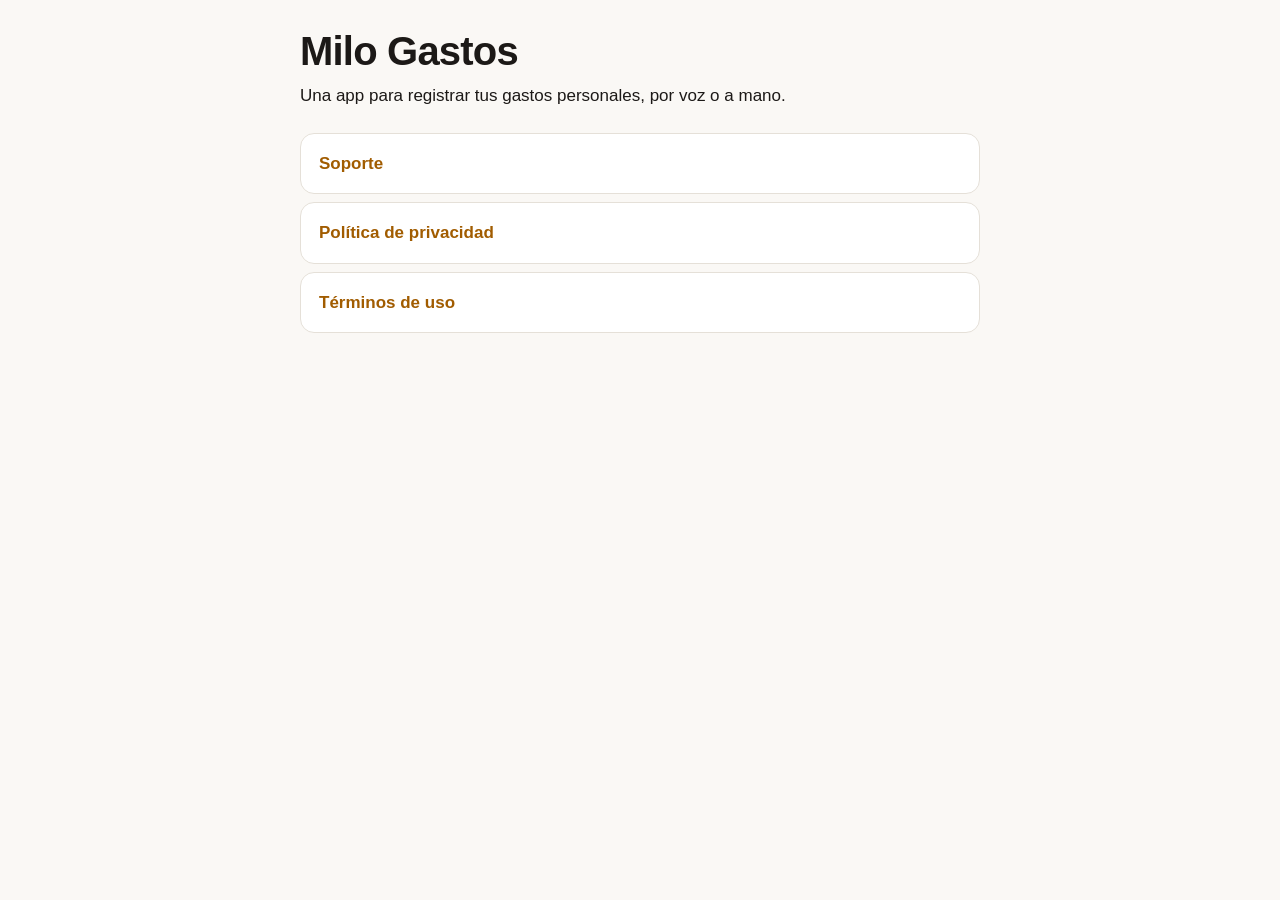
<file: index.html>
<!doctype html>
<html lang="es">
<head>
  <meta charset="utf-8">
  <meta name="viewport" content="width=device-width, initial-scale=1">
  <title>Milo Gastos</title>
  <meta name="description" content="Información legal y soporte de la app Milo Gastos.">
  <link rel="stylesheet" href="estilos.css">
</head>
<body>
  <main>
    <h1>Milo Gastos</h1>
    <p>Una app para registrar tus gastos personales, por voz o a mano.</p>
    <ul class="opciones">
      <li><a href="soporte/">Soporte</a></li>
      <li><a href="privacidad/">Política de privacidad</a></li>
      <li><a href="https://www.apple.com/legal/internet-services/itunes/dev/stdeula/">Términos de uso</a></li>
    </ul>
  </main>
</body>
</html>
</file>
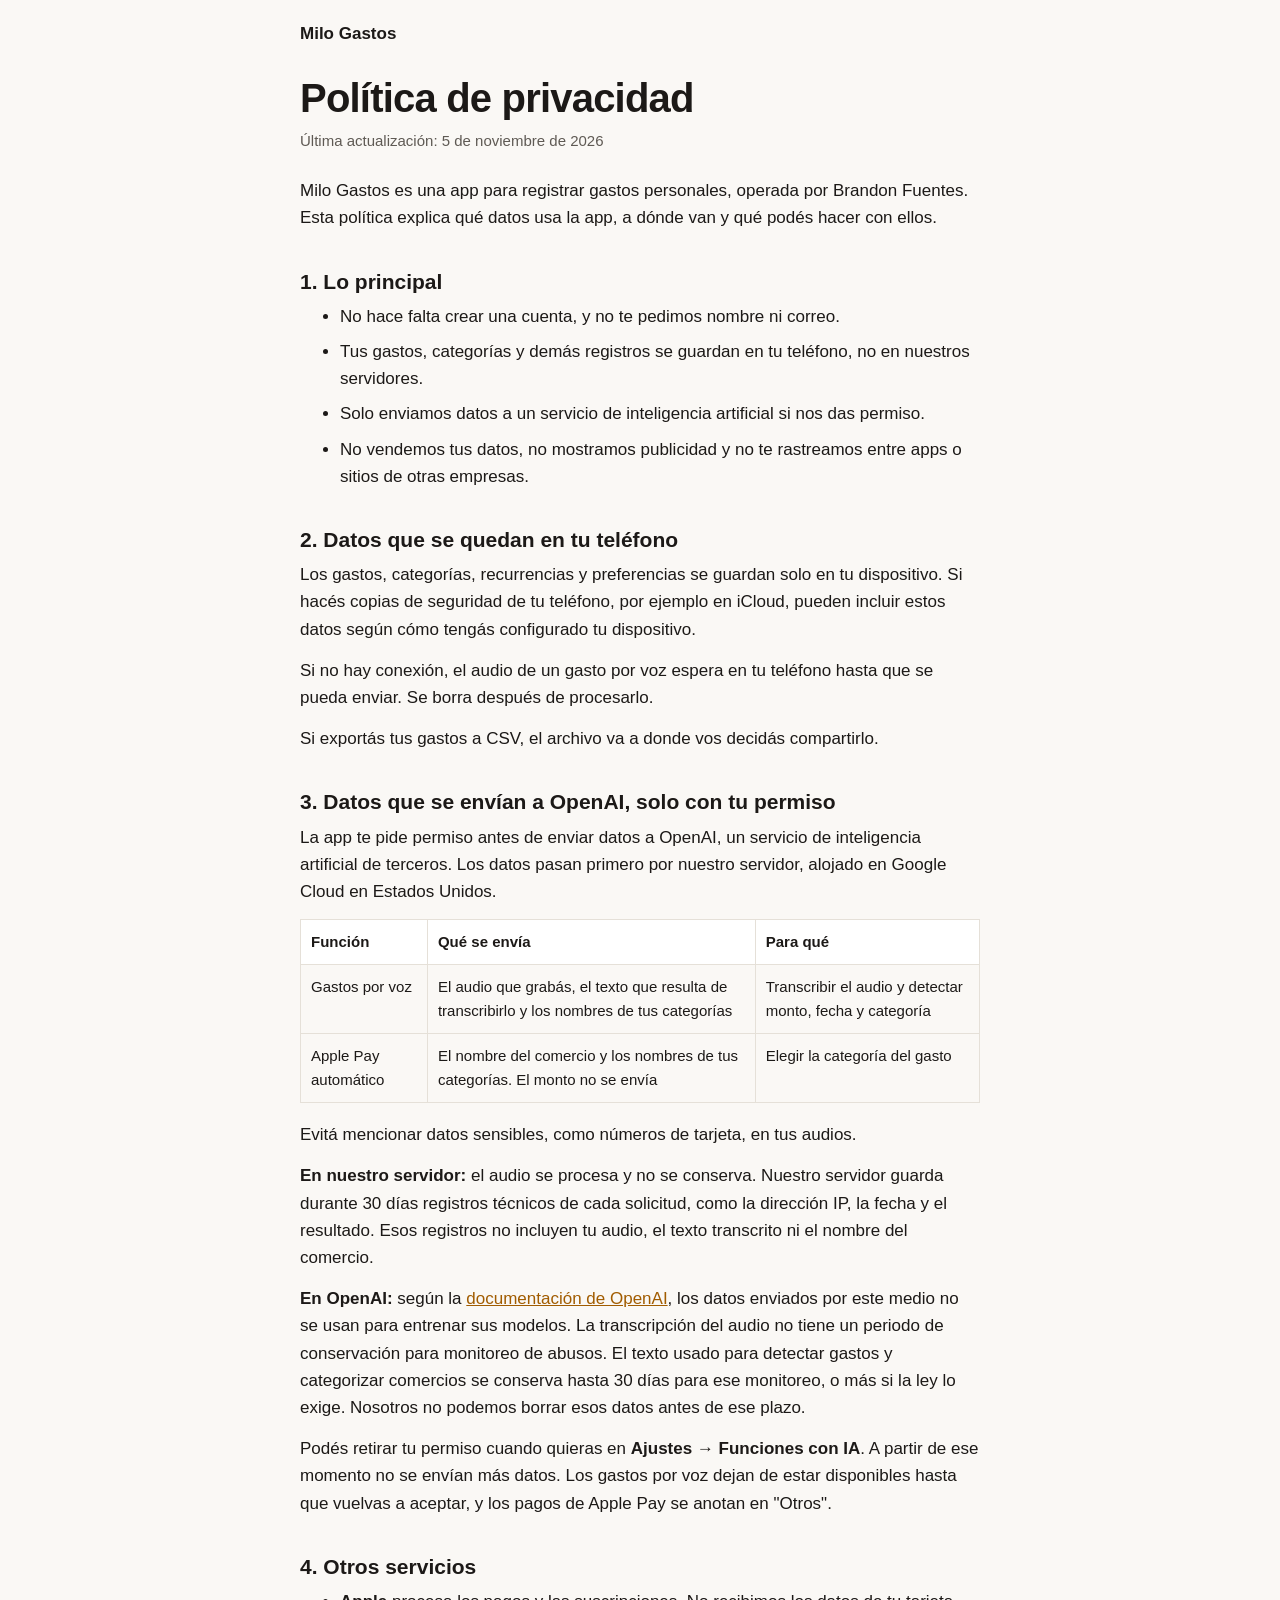
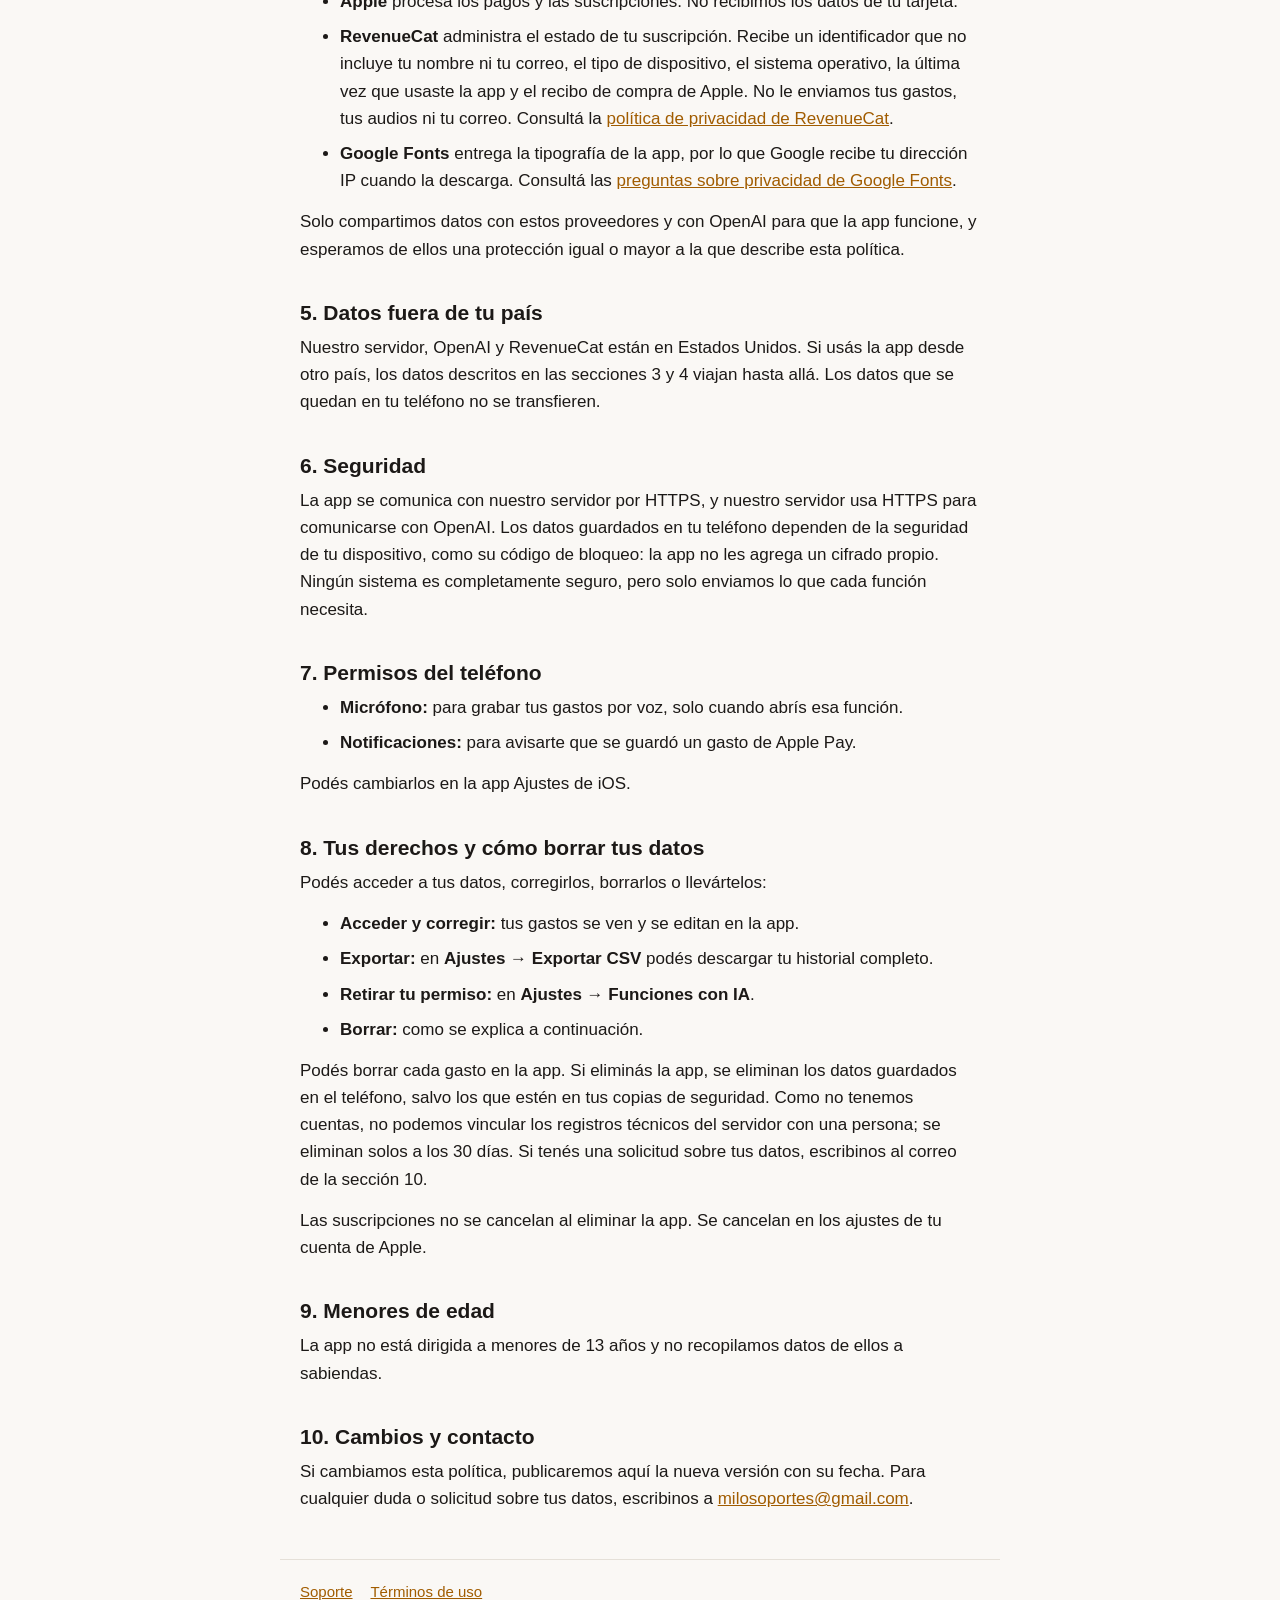
<file: privacidad/index.html>
<!doctype html>
<html lang="es">
<head>
  <meta charset="utf-8">
  <meta name="viewport" content="width=device-width, initial-scale=1">
  <title>Política de privacidad | Milo Gastos</title>
  <meta name="description" content="Qué datos usa la app Milo Gastos, a dónde van y qué podés hacer con ellos.">
  <link rel="stylesheet" href="../estilos.css">
</head>
<body>
  <nav><a href="../">Milo Gastos</a></nav>
  <main>
    <h1>Política de privacidad</h1>
    <p class="fecha">Última actualización: 5 de noviembre de 2026</p>

    <p>Milo Gastos es una app para registrar gastos personales, operada por Brandon Fuentes. Esta política explica qué datos usa la app, a dónde van y qué podés hacer con ellos.</p>

    <h2>1. Lo principal</h2>
    <ul>
      <li>No hace falta crear una cuenta, y no te pedimos nombre ni correo.</li>
      <li>Tus gastos, categorías y demás registros se guardan en tu teléfono, no en nuestros servidores.</li>
      <li>Solo enviamos datos a un servicio de inteligencia artificial si nos das permiso.</li>
      <li>No vendemos tus datos, no mostramos publicidad y no te rastreamos entre apps o sitios de otras empresas.</li>
    </ul>

    <h2>2. Datos que se quedan en tu teléfono</h2>
    <p>Los gastos, categorías, recurrencias y preferencias se guardan solo en tu dispositivo. Si hacés copias de seguridad de tu teléfono, por ejemplo en iCloud, pueden incluir estos datos según cómo tengás configurado tu dispositivo.</p>
    <p>Si no hay conexión, el audio de un gasto por voz espera en tu teléfono hasta que se pueda enviar. Se borra después de procesarlo.</p>
    <p>Si exportás tus gastos a CSV, el archivo va a donde vos decidás compartirlo.</p>

    <h2>3. Datos que se envían a OpenAI, solo con tu permiso</h2>
    <p>La app te pide permiso antes de enviar datos a OpenAI, un servicio de inteligencia artificial de terceros. Los datos pasan primero por nuestro servidor, alojado en Google Cloud en Estados Unidos.</p>
    <table>
      <thead>
        <tr><th>Función</th><th>Qué se envía</th><th>Para qué</th></tr>
      </thead>
      <tbody>
        <tr>
          <td data-etiqueta="Función">Gastos por voz</td>
          <td data-etiqueta="Qué se envía">El audio que grabás, el texto que resulta de transcribirlo y los nombres de tus categorías</td>
          <td data-etiqueta="Para qué">Transcribir el audio y detectar monto, fecha y categoría</td>
        </tr>
        <tr>
          <td data-etiqueta="Función">Apple Pay automático</td>
          <td data-etiqueta="Qué se envía">El nombre del comercio y los nombres de tus categorías. El monto no se envía</td>
          <td data-etiqueta="Para qué">Elegir la categoría del gasto</td>
        </tr>
      </tbody>
    </table>
    <p>Evitá mencionar datos sensibles, como números de tarjeta, en tus audios.</p>
    <p><strong>En nuestro servidor:</strong> el audio se procesa y no se conserva. Nuestro servidor guarda durante 30 días registros técnicos de cada solicitud, como la dirección IP, la fecha y el resultado. Esos registros no incluyen tu audio, el texto transcrito ni el nombre del comercio.</p>
    <p><strong>En OpenAI:</strong> según la <a href="https://developers.openai.com/api/docs/guides/your-data">documentación de OpenAI</a>, los datos enviados por este medio no se usan para entrenar sus modelos. La transcripción del audio no tiene un periodo de conservación para monitoreo de abusos. El texto usado para detectar gastos y categorizar comercios se conserva hasta 30 días para ese monitoreo, o más si la ley lo exige. Nosotros no podemos borrar esos datos antes de ese plazo.</p>
    <p>Podés retirar tu permiso cuando quieras en <strong>Ajustes → Funciones con IA</strong>. A partir de ese momento no se envían más datos. Los gastos por voz dejan de estar disponibles hasta que vuelvas a aceptar, y los pagos de Apple Pay se anotan en "Otros".</p>

    <h2>4. Otros servicios</h2>
    <ul>
      <li><strong>Apple</strong> procesa los pagos y las suscripciones. No recibimos los datos de tu tarjeta.</li>
      <li><strong>RevenueCat</strong> administra el estado de tu suscripción. Recibe un identificador que no incluye tu nombre ni tu correo, el tipo de dispositivo, el sistema operativo, la última vez que usaste la app y el recibo de compra de Apple. No le enviamos tus gastos, tus audios ni tu correo. Consultá la <a href="https://www.revenuecat.com/privacy/">política de privacidad de RevenueCat</a>.</li>
      <li><strong>Google Fonts</strong> entrega la tipografía de la app, por lo que Google recibe tu dirección IP cuando la descarga. Consultá las <a href="https://developers.google.com/fonts/faq/privacy">preguntas sobre privacidad de Google Fonts</a>.</li>
    </ul>
    <p>Solo compartimos datos con estos proveedores y con OpenAI para que la app funcione, y esperamos de ellos una protección igual o mayor a la que describe esta política.</p>

    <h2>5. Datos fuera de tu país</h2>
    <p>Nuestro servidor, OpenAI y RevenueCat están en Estados Unidos. Si usás la app desde otro país, los datos descritos en las secciones 3 y 4 viajan hasta allá. Los datos que se quedan en tu teléfono no se transfieren.</p>

    <h2>6. Seguridad</h2>
    <p>La app se comunica con nuestro servidor por HTTPS, y nuestro servidor usa HTTPS para comunicarse con OpenAI. Los datos guardados en tu teléfono dependen de la seguridad de tu dispositivo, como su código de bloqueo: la app no les agrega un cifrado propio. Ningún sistema es completamente seguro, pero solo enviamos lo que cada función necesita.</p>

    <h2>7. Permisos del teléfono</h2>
    <ul>
      <li><strong>Micrófono:</strong> para grabar tus gastos por voz, solo cuando abrís esa función.</li>
      <li><strong>Notificaciones:</strong> para avisarte que se guardó un gasto de Apple Pay.</li>
    </ul>
    <p>Podés cambiarlos en la app Ajustes de iOS.</p>

    <h2>8. Tus derechos y cómo borrar tus datos</h2>
    <p>Podés acceder a tus datos, corregirlos, borrarlos o llevártelos:</p>
    <ul>
      <li><strong>Acceder y corregir:</strong> tus gastos se ven y se editan en la app.</li>
      <li><strong>Exportar:</strong> en <strong>Ajustes → Exportar CSV</strong> podés descargar tu historial completo.</li>
      <li><strong>Retirar tu permiso:</strong> en <strong>Ajustes → Funciones con IA</strong>.</li>
      <li><strong>Borrar:</strong> como se explica a continuación.</li>
    </ul>
    <p>Podés borrar cada gasto en la app. Si eliminás la app, se eliminan los datos guardados en el teléfono, salvo los que estén en tus copias de seguridad. Como no tenemos cuentas, no podemos vincular los registros técnicos del servidor con una persona; se eliminan solos a los 30 días. Si tenés una solicitud sobre tus datos, escribinos al correo de la sección 10.</p>
    <p>Las suscripciones no se cancelan al eliminar la app. Se cancelan en los ajustes de tu cuenta de Apple.</p>

    <h2>9. Menores de edad</h2>
    <p>La app no está dirigida a menores de 13 años y no recopilamos datos de ellos a sabiendas.</p>

    <h2>10. Cambios y contacto</h2>
    <p>Si cambiamos esta política, publicaremos aquí la nueva versión con su fecha. Para cualquier duda o solicitud sobre tus datos, escribinos a <a href="mailto:milosoportes@gmail.com">milosoportes@gmail.com</a>.</p>
  </main>
  <footer>
    <a href="../soporte/">Soporte</a>
    <a href="https://www.apple.com/legal/internet-services/itunes/dev/stdeula/">Términos de uso</a>
  </footer>
</body>
</html>
</file>
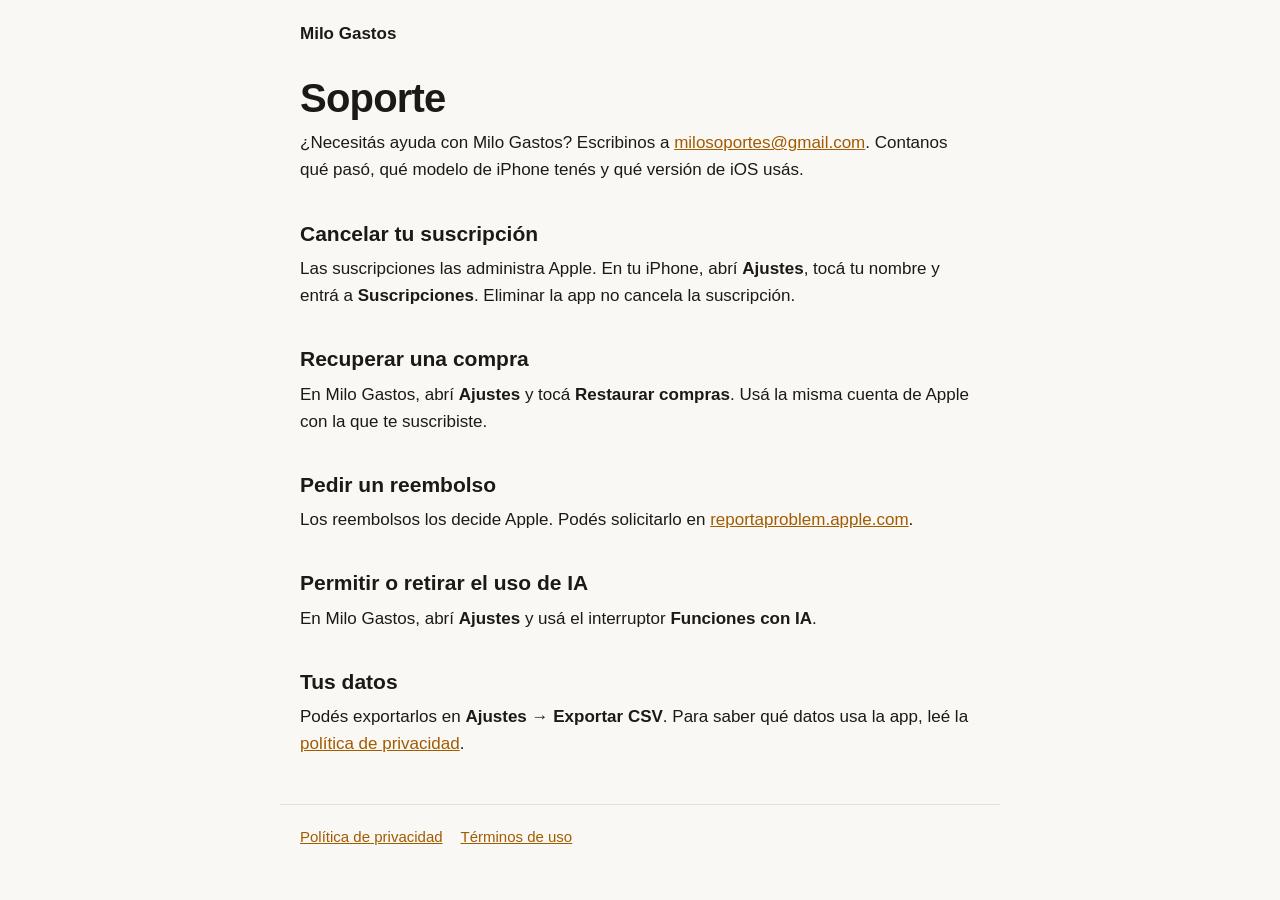
<file: soporte/index.html>
<!doctype html>
<html lang="es">
<head>
  <meta charset="utf-8">
  <meta name="viewport" content="width=device-width, initial-scale=1">
  <title>Soporte | Milo Gastos</title>
  <meta name="description" content="Cómo obtener ayuda con la app Milo Gastos.">
  <link rel="stylesheet" href="../estilos.css">
</head>
<body>
  <nav><a href="../">Milo Gastos</a></nav>
  <main>
    <h1>Soporte</h1>
    <p>¿Necesitás ayuda con Milo Gastos? Escribinos a <a href="mailto:milosoportes@gmail.com">milosoportes@gmail.com</a>. Contanos qué pasó, qué modelo de iPhone tenés y qué versión de iOS usás.</p>

    <h2>Cancelar tu suscripción</h2>
    <p>Las suscripciones las administra Apple. En tu iPhone, abrí <strong>Ajustes</strong>, tocá tu nombre y entrá a <strong>Suscripciones</strong>. Eliminar la app no cancela la suscripción.</p>

    <h2>Recuperar una compra</h2>
    <p>En Milo Gastos, abrí <strong>Ajustes</strong> y tocá <strong>Restaurar compras</strong>. Usá la misma cuenta de Apple con la que te suscribiste.</p>

    <h2>Pedir un reembolso</h2>
    <p>Los reembolsos los decide Apple. Podés solicitarlo en <a href="https://reportaproblem.apple.com">reportaproblem.apple.com</a>.</p>

    <h2>Permitir o retirar el uso de IA</h2>
    <p>En Milo Gastos, abrí <strong>Ajustes</strong> y usá el interruptor <strong>Funciones con IA</strong>.</p>

    <h2>Tus datos</h2>
    <p>Podés exportarlos en <strong>Ajustes → Exportar CSV</strong>. Para saber qué datos usa la app, leé la <a href="../privacidad/">política de privacidad</a>.</p>
  </main>
  <footer>
    <a href="../privacidad/">Política de privacidad</a>
    <a href="https://www.apple.com/legal/internet-services/itunes/dev/stdeula/">Términos de uso</a>
  </footer>
</body>
</html>
</file>
<file: estilos.css>
:root {
  color-scheme: light dark;
  --fondo: #faf8f5;
  --superficie: #ffffff;
  --texto: #1c1917;
  --suave: #5f5a54;
  --borde: #e5e0d8;
  --enlace: #a15c00;
}

@media (prefers-color-scheme: dark) {
  :root {
    --fondo: #0c0c0c;
    --superficie: #1a1a1a;
    --texto: #f5f5f4;
    --suave: #b5b0a9;
    --borde: #2e2e2e;
    --enlace: #f5a623;
  }
}

* {
  box-sizing: border-box;
}

body {
  margin: 0;
  background: var(--fondo);
  color: var(--texto);
  font: 17px/1.6 -apple-system, BlinkMacSystemFont, "Segoe UI", Roboto, Helvetica, Arial, sans-serif;
  -webkit-text-size-adjust: 100%;
}

main,
nav,
footer {
  max-width: 720px;
  margin: 0 auto;
  padding-inline: 20px;
}

nav {
  padding-block: 20px 0;
  font-weight: 700;
}

nav a {
  color: var(--texto);
  text-decoration: none;
}

main {
  padding-block: 28px 32px;
}

h1 {
  margin: 0 0 8px;
  font-size: clamp(30px, 7vw, 40px);
  line-height: 1.15;
  letter-spacing: -0.02em;
}

h2 {
  margin: 36px 0 8px;
  font-size: 21px;
  line-height: 1.3;
}

p,
ul {
  margin: 0 0 14px;
}

li {
  margin-bottom: 8px;
}

a {
  color: var(--enlace);
  overflow-wrap: anywhere;
}

.fecha {
  color: var(--suave);
  font-size: 15px;
  margin-bottom: 24px;
}

.opciones {
  list-style: none;
  padding: 0;
  margin-top: 24px;
}

.opciones a {
  display: block;
  padding: 16px 18px;
  background: var(--superficie);
  border: 1px solid var(--borde);
  border-radius: 14px;
  font-weight: 600;
  text-decoration: none;
}

table {
  width: 100%;
  margin: 12px 0 18px;
  border-collapse: collapse;
  font-size: 15px;
}

th,
td {
  padding: 10px;
  border: 1px solid var(--borde);
  text-align: left;
  vertical-align: top;
}

th {
  background: var(--superficie);
}

footer {
  padding-block: 20px 36px;
  border-top: 1px solid var(--borde);
  color: var(--suave);
  font-size: 15px;
}

footer a {
  margin-right: 14px;
}

@media (max-width: 560px) {
  thead {
    display: none;
  }

  table,
  tbody,
  tr,
  td {
    display: block;
    width: 100%;
  }

  tr {
    margin-bottom: 12px;
    background: var(--superficie);
    border: 1px solid var(--borde);
    border-radius: 12px;
  }

  td {
    border: 0;
  }

  td::before {
    content: attr(data-etiqueta);
    display: block;
    color: var(--suave);
    font-size: 13px;
    font-weight: 600;
  }
}
</file>
